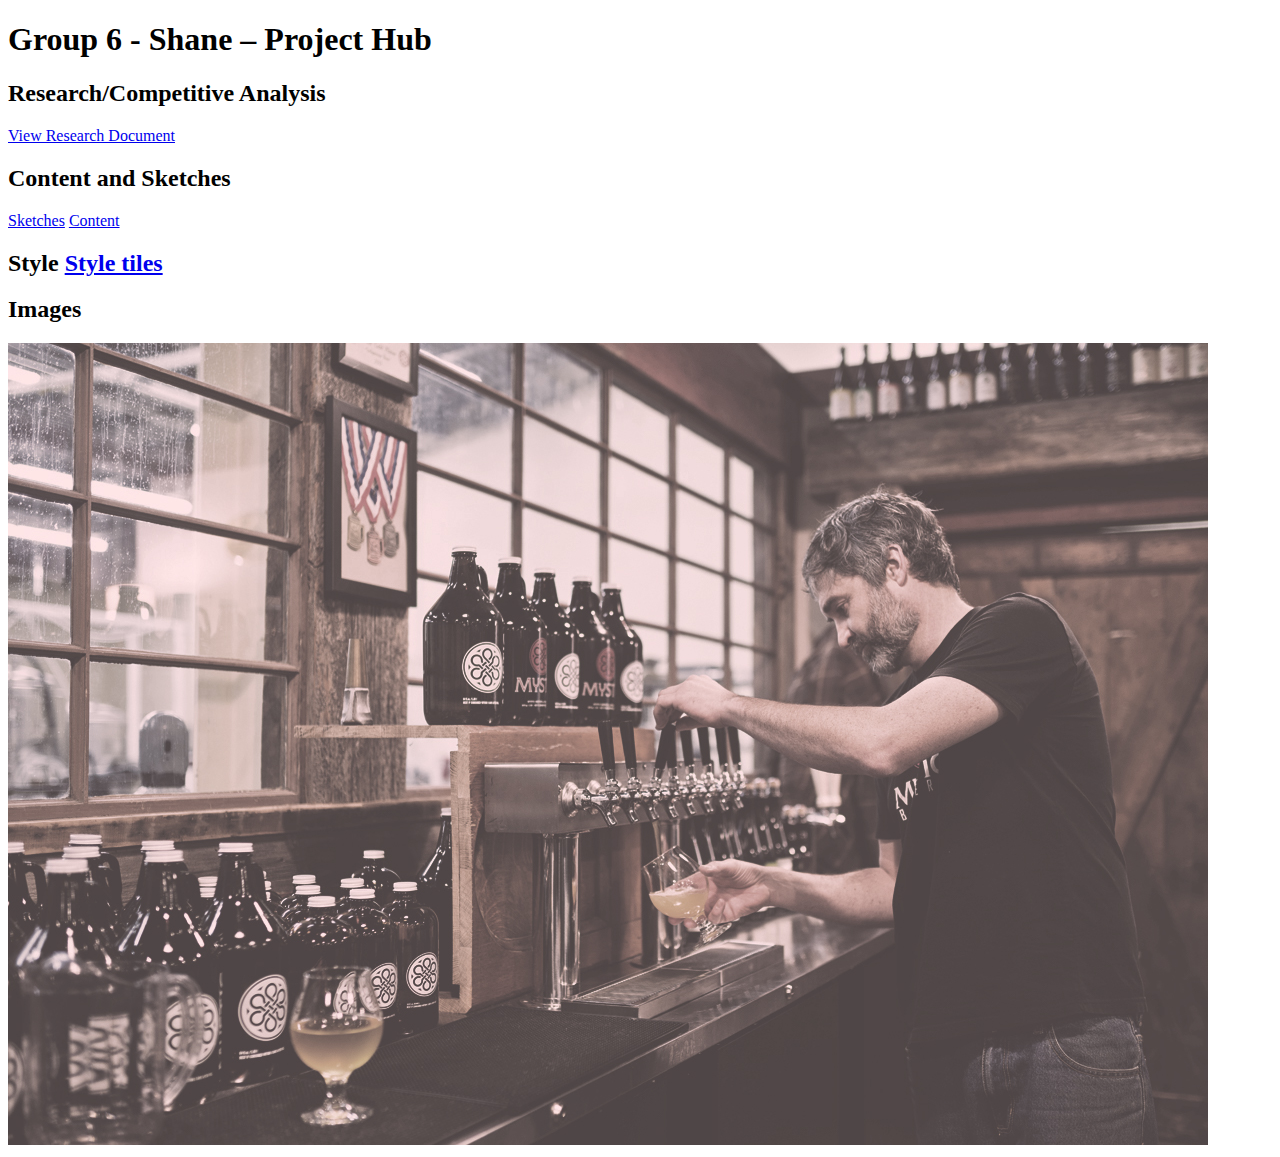
<file: index.html>
<!DOCTYPE html>
<html>
  <head>
    <link rel="apple-touch-icon" sizes="180x180" href="apple-touch-icon.png">
<link rel="icon" type="image/png" sizes="32x32" href="favicon-32x32.png">
<link rel="icon" type="image/png" sizes="16x16" href="favicon-16x16.png">
<link rel="manifest" href="manifest.json">
<link rel="mask-icon" href="safari-pinned-tab.svg" color="#5bbad5">
<meta name="theme-color" content="#ffffff">
    <meta charset="utf-8">
    <title>Group 6 - Shane - Project Hub</title>
  </head>
  <body>
    <h1>Group 6 - Shane – Project Hub</h1>
    <h2>Research/Competitive Analysis</h2>
    <a href="research/report.pdf">View Research Document</a>
    <h2>Content and Sketches</h2>
    <a href="https://drive.google.com/open?id=1jTXEI_Z2OKSPHX5XJtlKBh0zS47A2OWa"> Sketches</a>
    <a href="https://drive.google.com/open?id=0B_NsBCh73eBLS19lQ1M2Y0NoN3c"> Content</a>
    <h2>Style</style>
      <a href="https://drive.google.com/open?id=1Kl3HN625qm8crvGkkcG11yjgSt66gWxo"> Style tiles</a>
    <h2>Images</h2>
    <img src="images/RWD Photo 1.jpg" alt="Main Photo">
  </body>
</html>
</file>
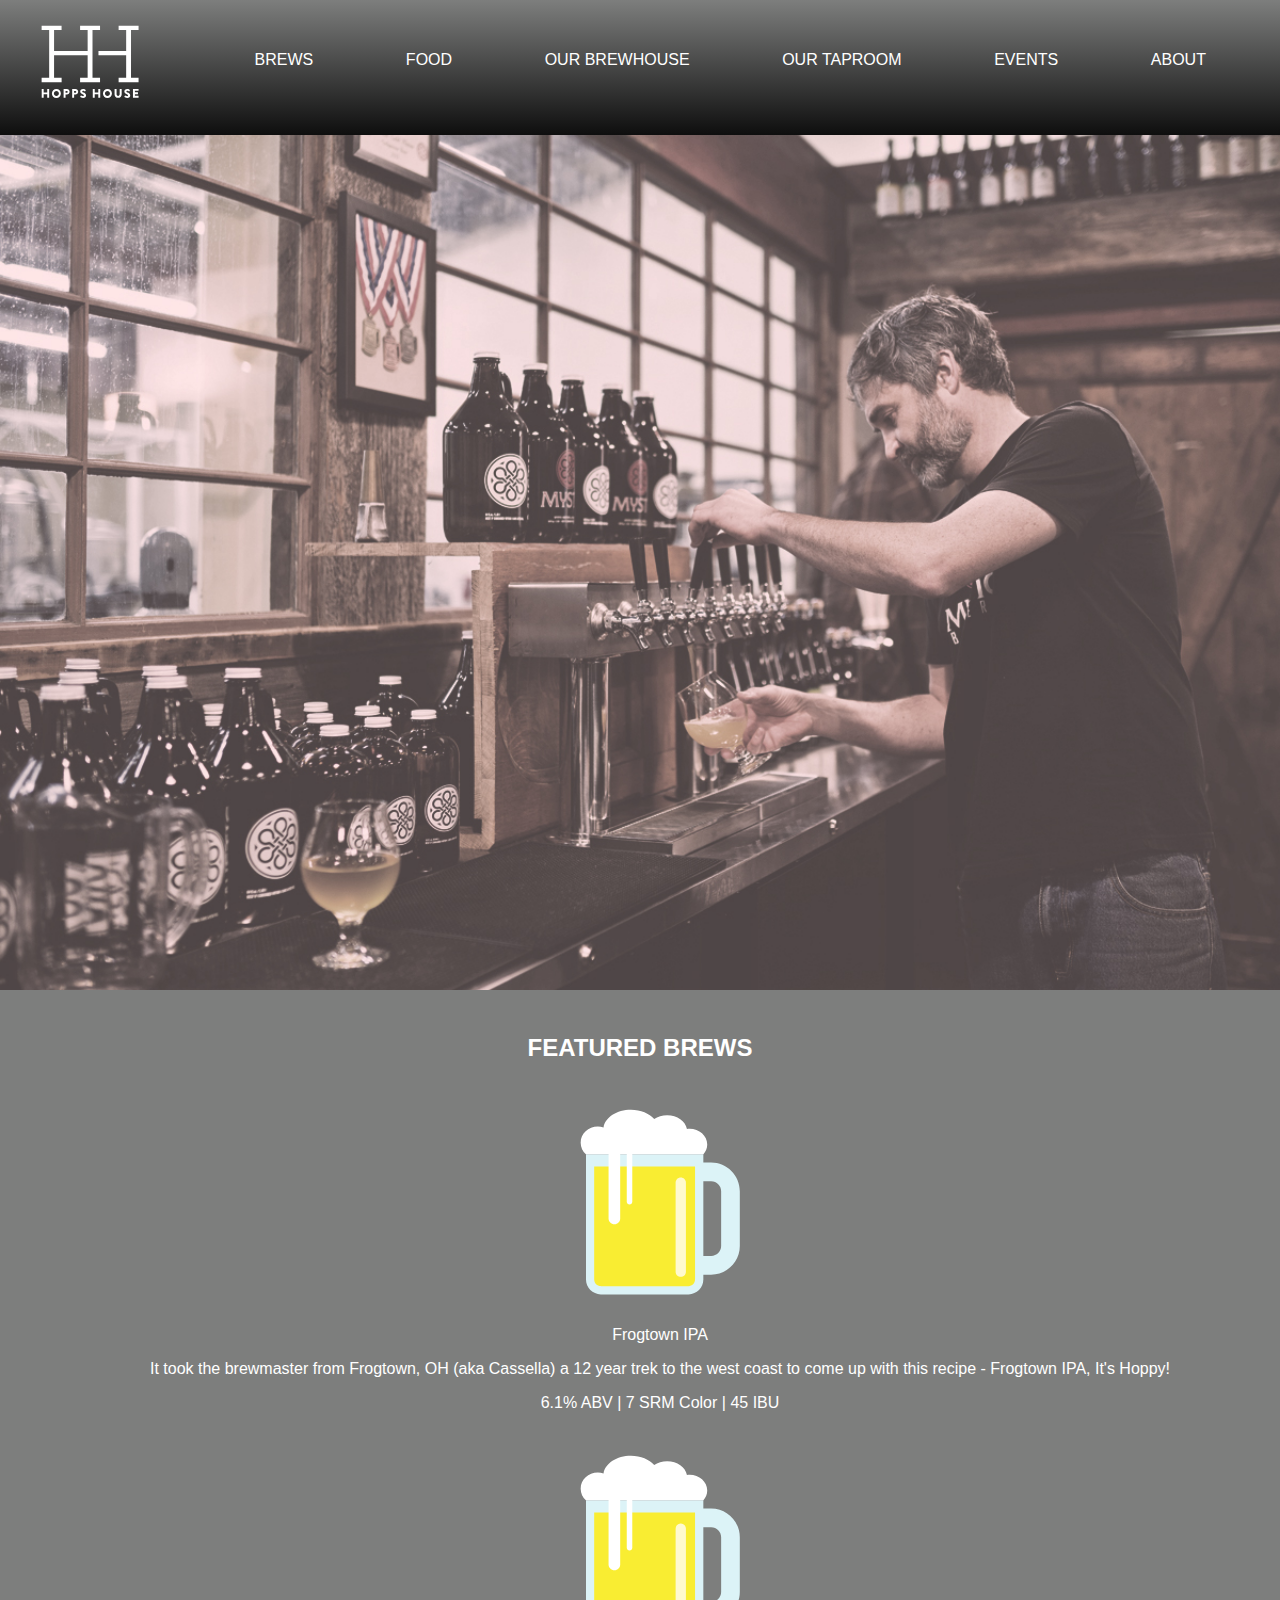
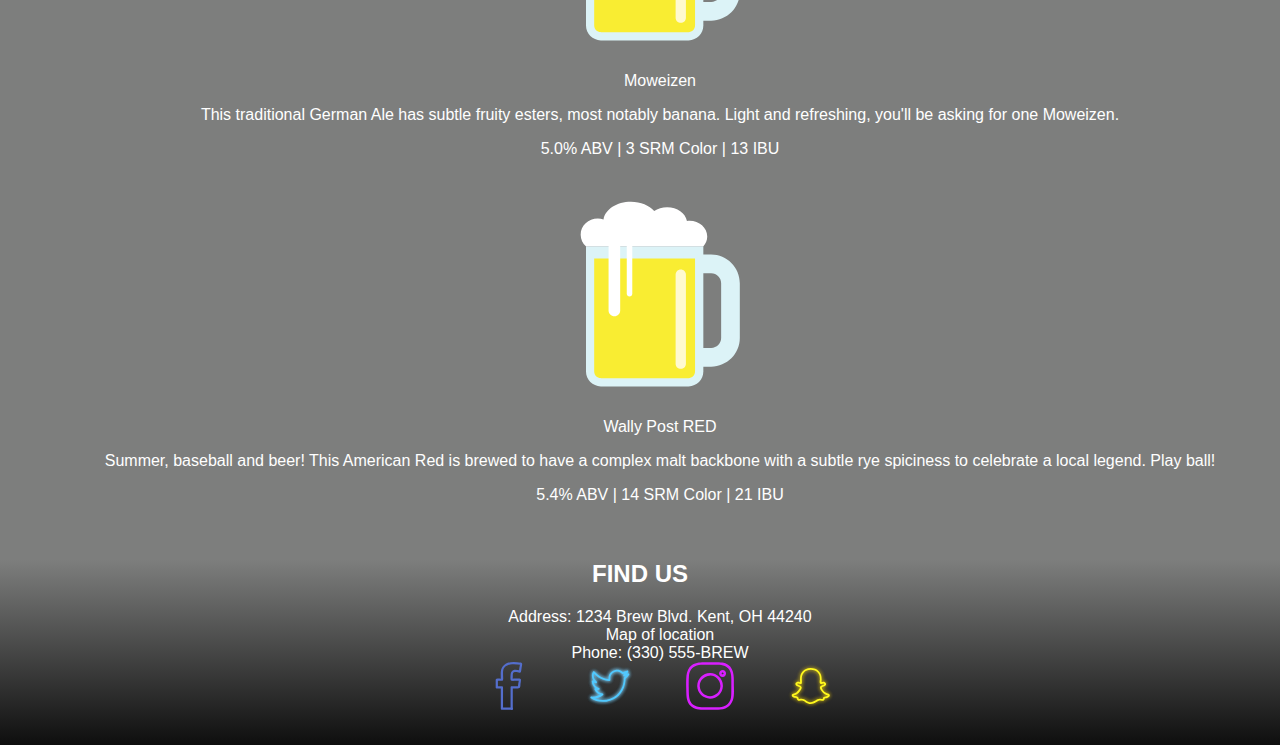
<file: prototype/index.html>
<!DOCTYPE html>
<html lang="en-us">
  <head>
    <link rel="apple-touch-icon" sizes="180x180" href="apple-touch-icon.png">
<link rel="icon" type="image/png" sizes="32x32" href="favicon-32x32.png">
<link rel="icon" type="image/png" sizes="16x16" href="favicon-16x16.png">
<link rel="manifest" href="manifest.json">
<link rel="mask-icon" href="safari-pinned-tab.svg" color="#5bbad5">
<meta name="theme-color" content="#ffffff">
    <meta charset="utf-8">
    <meta http-equiv="X-UA-Compatible" content="IE=edge">
    <meta name="viewport" content="width=device-width, initial-scale=1">
    <title>Hopps House</title>
    <meta name="description" content="Page Description Goes Here">
  </head>
  <body>
       <!-- The page content goes here -->
       <header>
       <ul class="first-list">
         <img class="logo"src="logo2.svg" alt="Hopps House"/>
         <li>
         <a href="brews.html">BREWS</a></li>
         <li>
         <a href="food.html">FOOD</a></li> </li>
         <li>
         <a href="brews.html">OUR BREWHOUSE</a></li></li>
         <li>
         <a href="brews.html">OUR TAPROOM</a></li></li>
         <li>
         <a href="brews.html">EVENTS</a></li></li>
         <li>
         <a href="brews.html">ABOUT</a></li></li>
       </ul>
       <div class="img-responsive">
       <img src="images/main_img.jpg">
     </div>
   </header>
     <main>
       <h2>FEATURED BREWS </h2>
       <ul>
         <img src="images/beermug.svg" style="width:10em; height:15em;"/>
         <li>Frogtown IPA</li>
         <p>It took the brewmaster from Frogtown, OH (aka Cassella) a 12 year trek to the west coast to come up with this recipe - Frogtown IPA, It's Hoppy!</p>
<p>6.1% ABV | 7 SRM Color | 45 IBU</p>
<img src="images/beermug.svg" style="width:10em; height:15em;"/>
         <li>Moweizen</li>
         <p> This traditional German Ale has subtle fruity esters, most notably banana. Light and refreshing, you'll be asking for one Moweizen.</p>
<p>5.0% ABV | 3 SRM Color | 13 IBU</p>
<img src="images/beermug.svg" style="width:10em; height:15em;"/>
         <li>Wally Post RED</li>
         <p>Summer, baseball and beer! This American Red is brewed to have a complex malt backbone with a subtle rye spiciness to celebrate a local legend. Play ball!</p>
<p>5.4% ABV | 14 SRM Color | 21 IBU</p>

       </ul>
     </main>
     <footer>
       <h2>FIND US</h2>
       <ul>
         <li>Address: 1234 Brew Blvd. Kent, OH 44240</li>
         <li>Map of location</li>
         <li>Phone: (330) 555-BREW</li>
         <div id="social">
         <li> <img src="images/facebook.svg" style="width:3em; height:3em;"></li>
         <li> <img src="images/twitter.svg" style="width:3em; height:3em;"></li>
         <li> <img src="images/instagram.svg" style="width:3em; height:3em;"></li>
         <li> <img src="images/snapchat.svg" style="width:3em; height:3em;"></li>
       </ul>
     </div>
      <link href="style.css" rel="stylesheet" type="text/css" media="screen" /> <!-- Add your stylesheet here, before the closing HTML tag -->
  </body>
</footer>
</html>
</file>
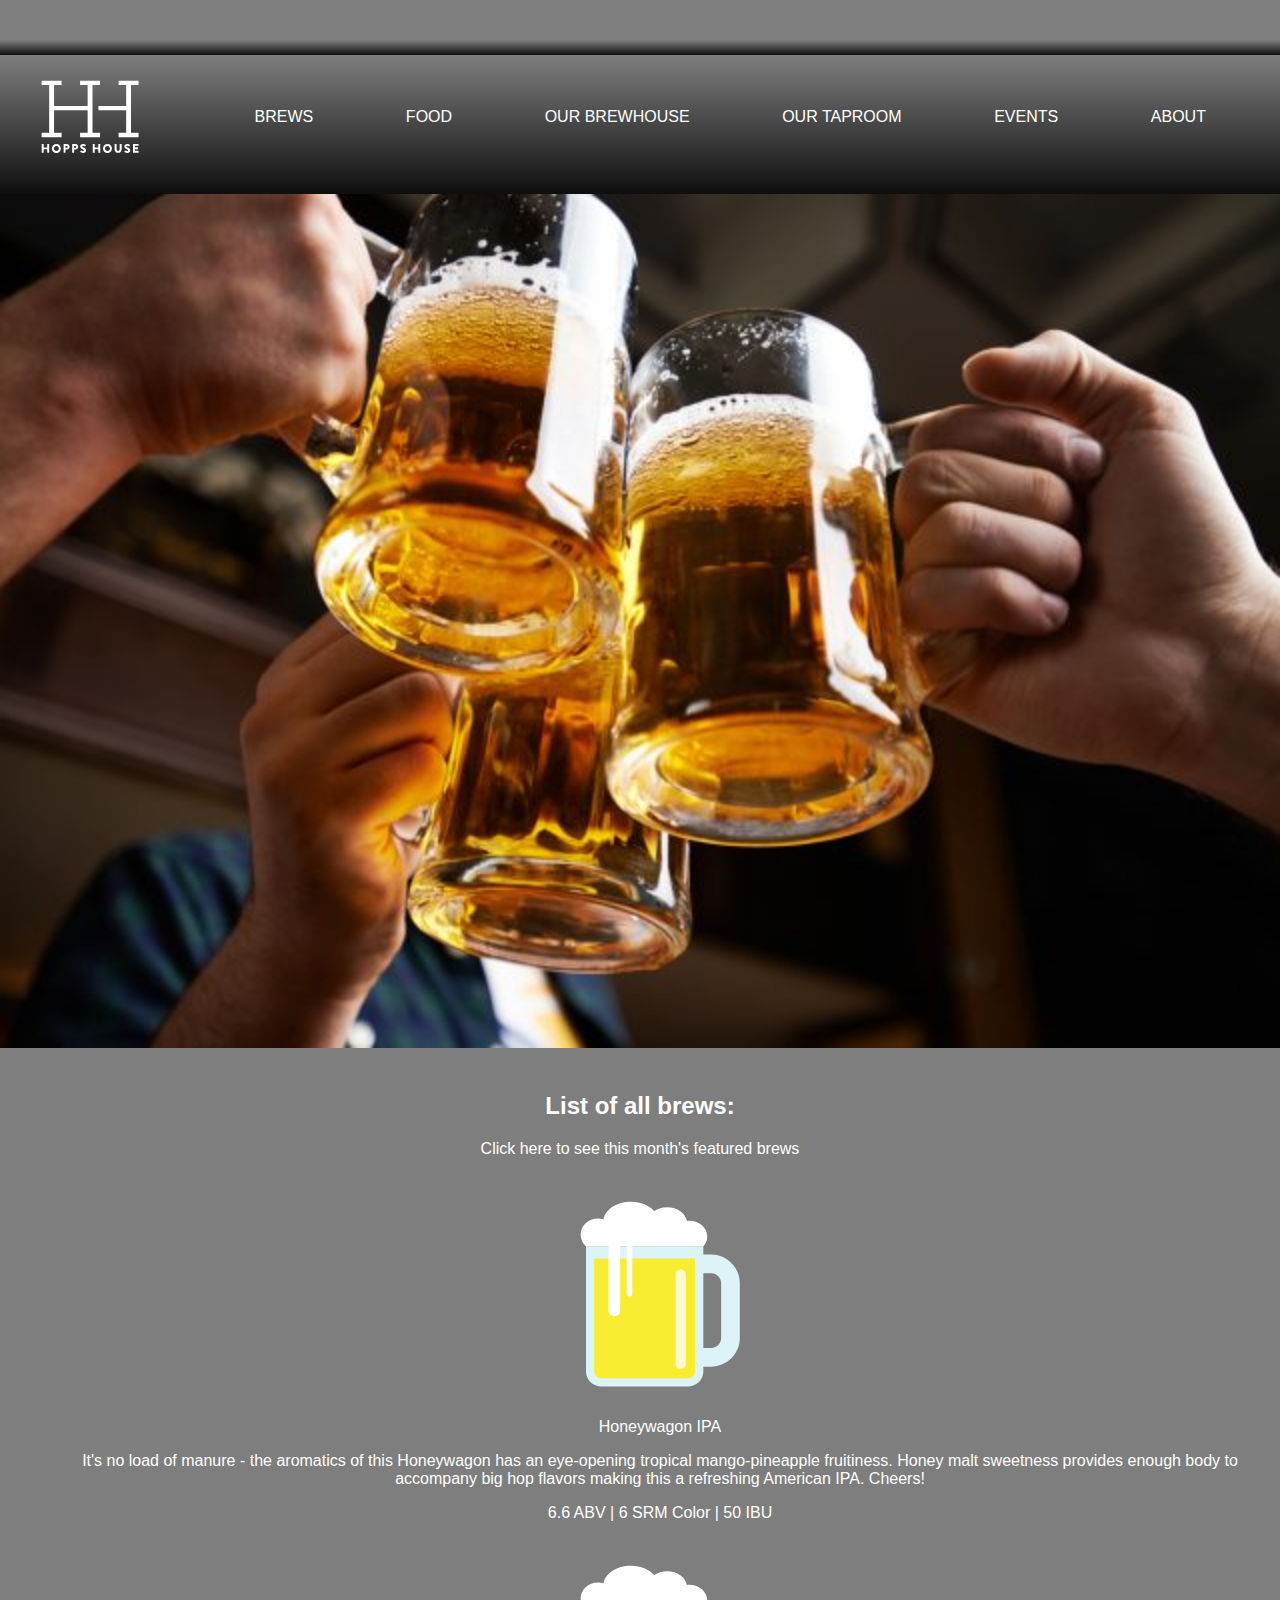
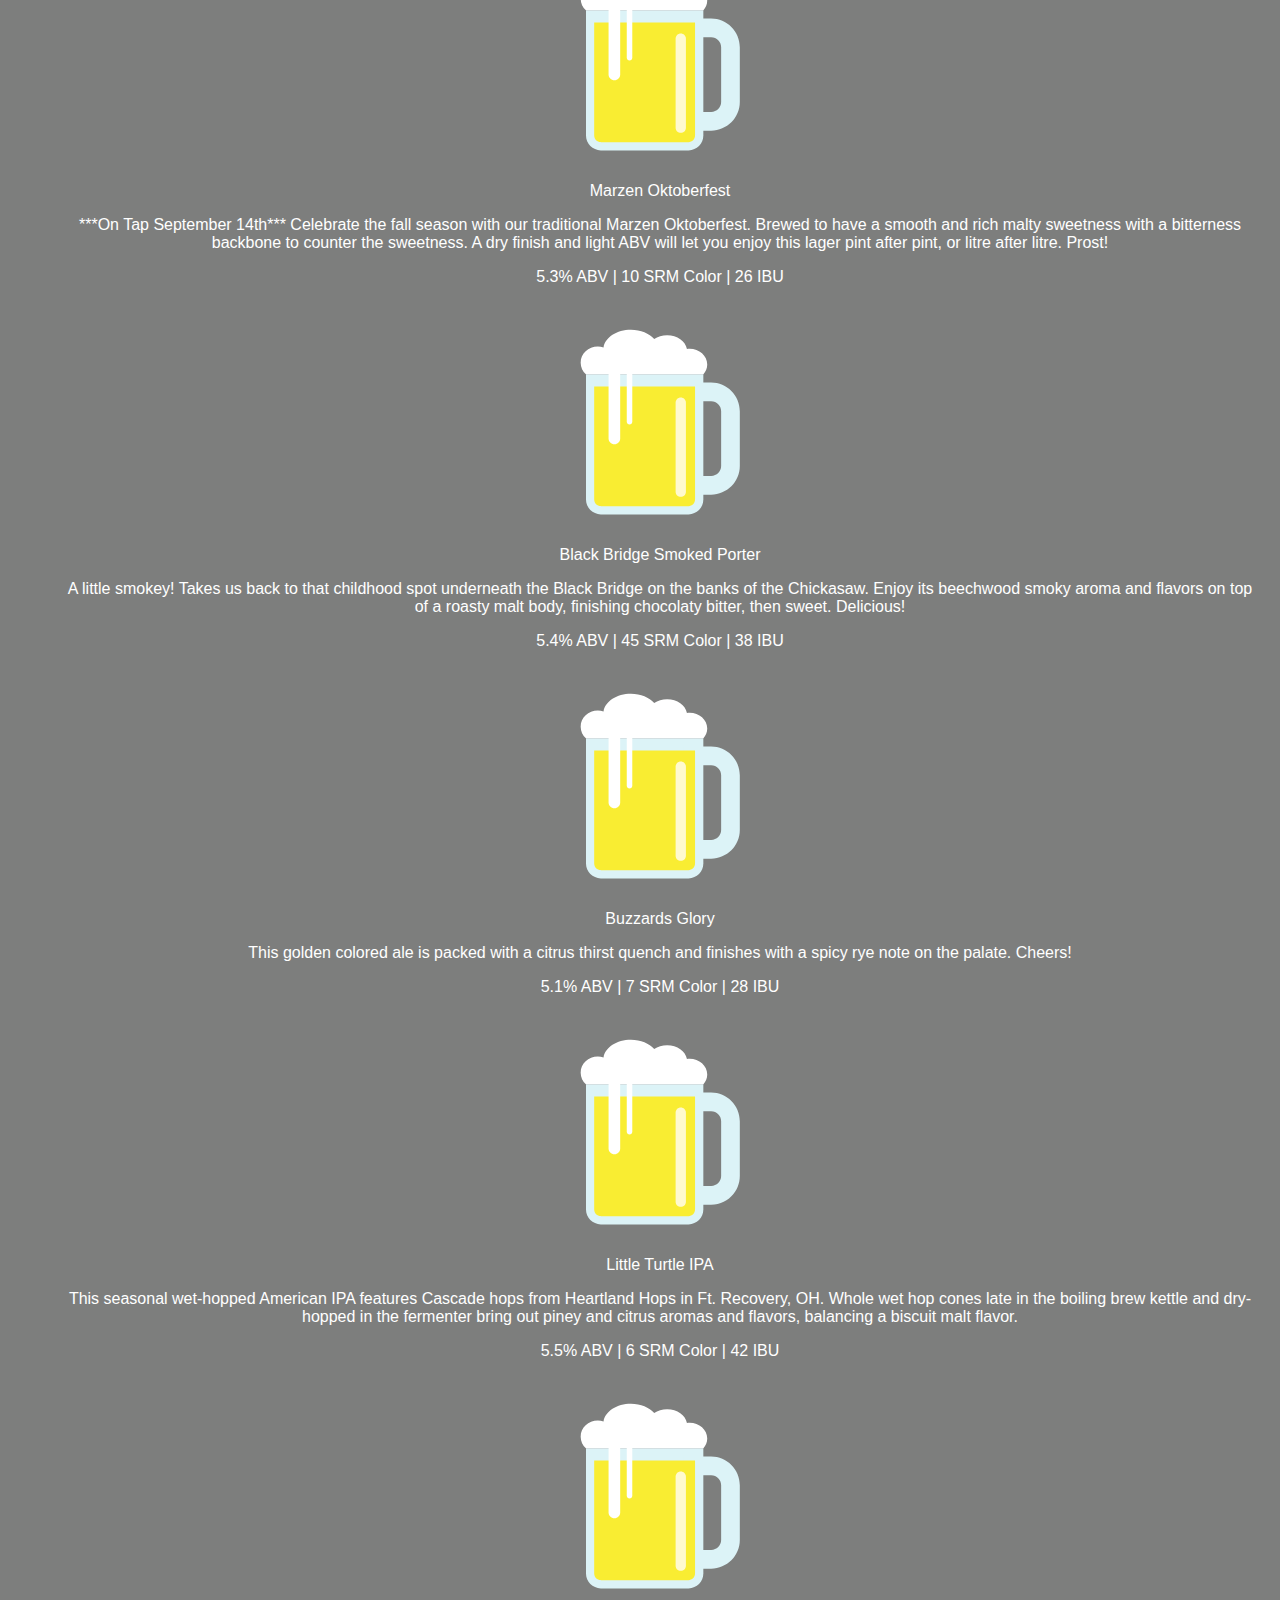
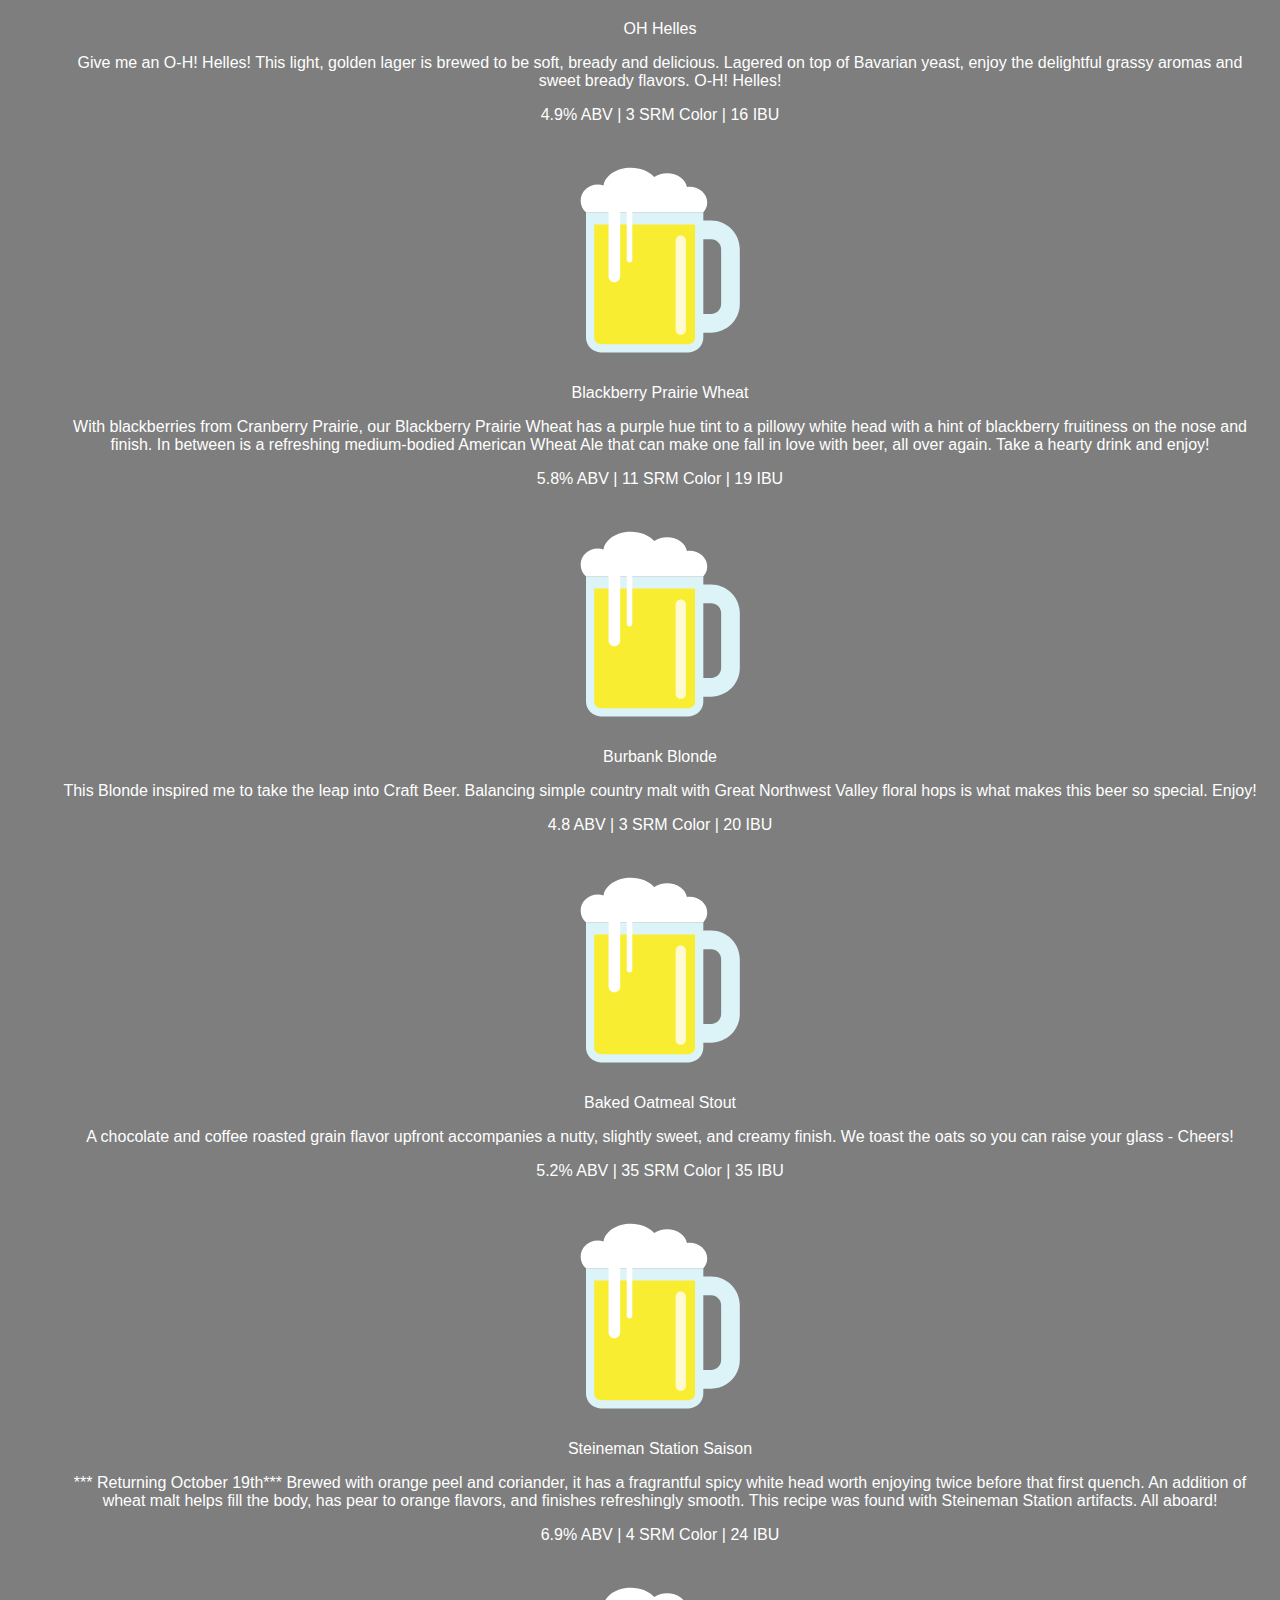
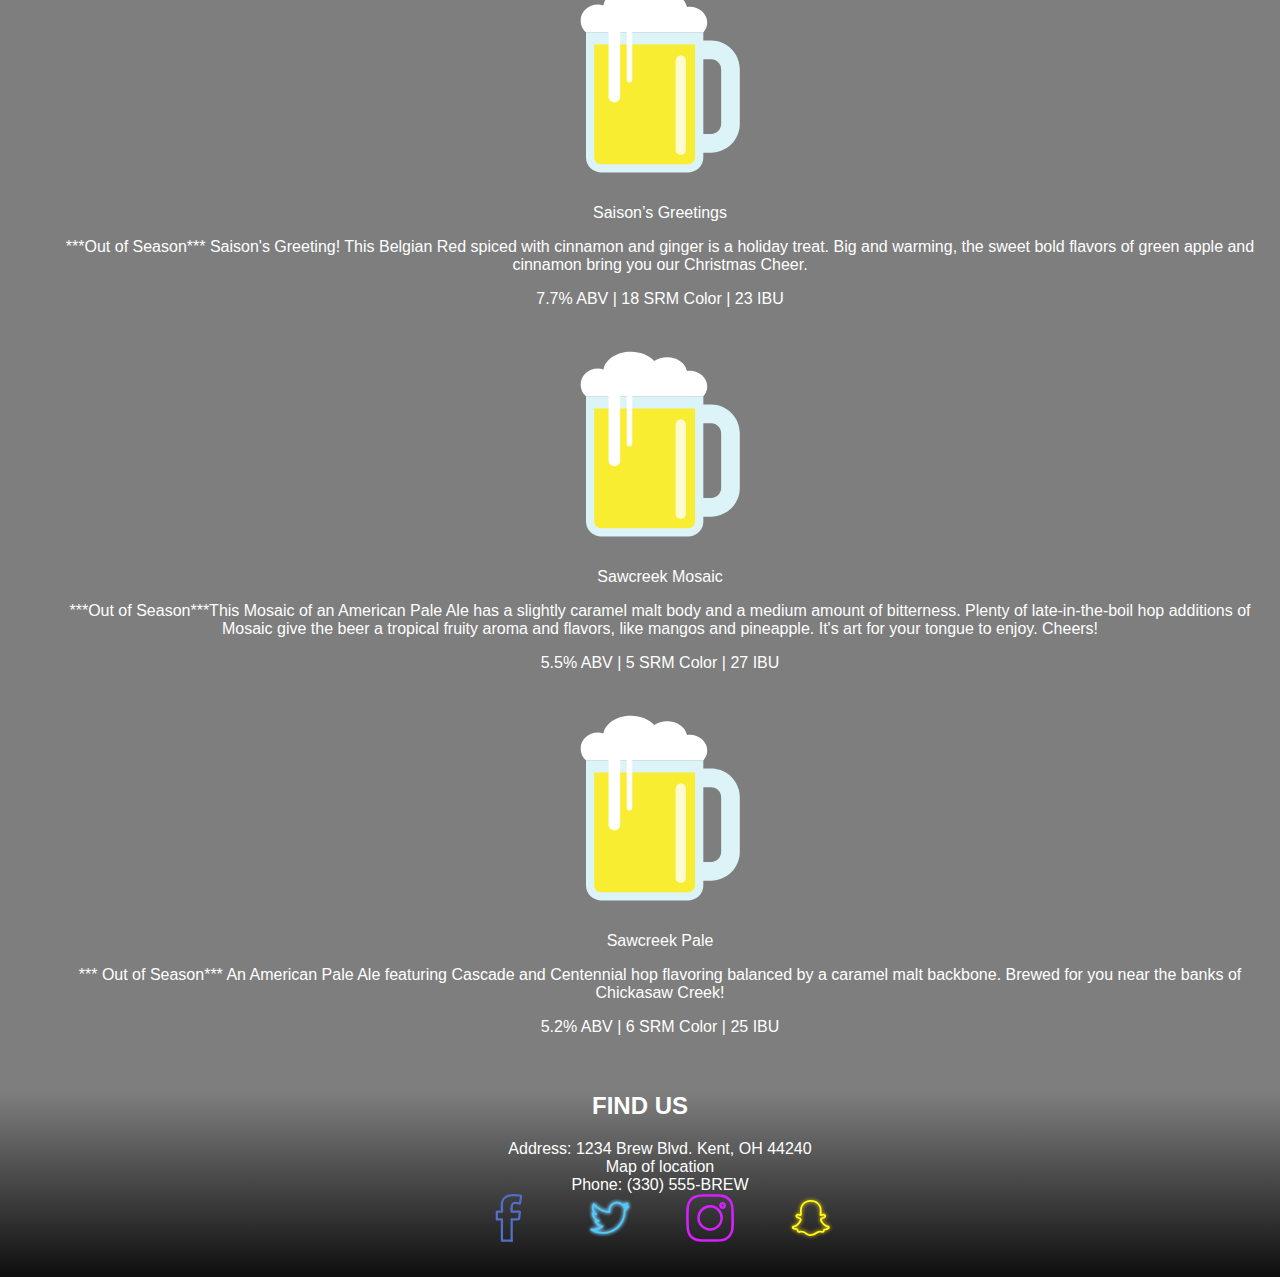
<file: prototype/brews.html>
<!DOCTYPE html>
<html lang="en-us">
  <head>
    <link rel="apple-touch-icon" sizes="180x180" href="apple-touch-icon.png">
<link rel="icon" type="image/png" sizes="32x32" href="favicon-32x32.png">
<link rel="icon" type="image/png" sizes="16x16" href="favicon-16x16.png">
<link rel="manifest" href="manifest.json">
<link rel="mask-icon" href="safari-pinned-tab.svg" color="#5bbad5">
<meta name="theme-color" content="#ffffff">
    <meta charset="utf-8">
    <meta http-equiv="X-UA-Compatible" content="IE=edge">
    <meta name="viewport" content="width=device-width, initial-scale=1">
    <title>Hopps House</title>
    <meta name="description" content="Page Description Goes Here">
  </head>
  <header role="banner">
  </header>
  <nav role="navigation">
    <nav/>
    <main role="main">
    </main>
    <article role="article">
    </article>
    <aside role="complementary">
    </aside>
    <footer role="contentinfo">
    </footer>
    <form role="search">
    </form>
  <body>
       <!-- The page content goes here -->
       <header>
       <ul class="first-list">
         <a href="index.html"><img class="logo"src="logo2.svg" alt="Hopps House"/></a>
         <li>
         <a href="brews.html">BREWS</a></li>
         <li>
         <a href="food.html">FOOD</a></li> </li>
         <li>
         <a href="brews.html">OUR BREWHOUSE</a></li></li>
         <li>
         <a href="brews.html">OUR TAPROOM</a></li></li>
         <li>
         <a href="brews.html">EVENTS</a></li></li>
         <li>
         <a href="brews.html">ABOUT</a></li></li>
       </ul>
       <div class="img-responsive">
       <img src="images/bardrinks.jpg">
     </div>
   </header>
   <main>
       <h2>List of all brews:</h2>
       <a href="brews.html">Click here to see this month's featured brews</a>
       <ol>
         <img src="images/beermug.svg" style="width:10em; height:15em;"/>
         <li> Honeywagon IPA</li>
         <p>It's no load of manure - the aromatics of this Honeywagon has an eye-opening tropical mango-pineapple fruitiness. Honey malt sweetness provides enough body to accompany big hop flavors making this a refreshing American IPA. Cheers!</p>
         <p>6.6 ABV | 6 SRM Color | 50 IBU</p>
         <img src="images/beermug.svg" style="width:10em; height:15em;"/>
         <li> Marzen Oktoberfest</li>
         <p> ***On Tap September 14th*** Celebrate the fall season with our traditional Marzen Oktoberfest. Brewed to have a smooth and rich malty sweetness with a bitterness backbone to counter the sweetness. A dry finish and light ABV will let you enjoy this lager pint after pint, or litre after litre. Prost!</p>
         <p> 5.3% ABV | 10 SRM Color | 26 IBU</p>
         <img src="images/beermug.svg" style="width:10em; height:15em;"/>
         <li> Black Bridge Smoked Porter</li>
         <p> A little smokey! Takes us back to that childhood spot underneath the Black Bridge on the banks of the Chickasaw. Enjoy its beechwood smoky aroma and flavors on top of a roasty malt body, finishing chocolaty bitter, then sweet. Delicious!</p>
         <p> 5.4% ABV | 45 SRM Color | 38 IBU</p>
         <img src="images/beermug.svg" style="width:10em; height:15em;"/>
         <li> Buzzards Glory</li>
         <p> This golden colored ale is packed with a citrus thirst quench and finishes with a spicy rye note on the palate. Cheers!</p>
         <p>5.1% ABV | 7 SRM Color | 28 IBU</p>
         <img src="images/beermug.svg" style="width:10em; height:15em;"/>
         <li> Little Turtle IPA</li>
         <p> This seasonal wet-hopped American IPA features Cascade hops from Heartland Hops in Ft. Recovery, OH. Whole wet hop cones late in the boiling brew kettle and dry-hopped in the fermenter bring out piney and citrus aromas and flavors, balancing a biscuit malt flavor.</p>
         <p> 5.5% ABV | 6 SRM Color | 42 IBU</p>
         <img src="images/beermug.svg" style="width:10em; height:15em;"/>
         <li> OH Helles</li>
         <p> Give me an O-H! Helles! This light, golden lager is brewed to be soft, bready and delicious. Lagered on top of Bavarian yeast, enjoy the delightful grassy aromas and sweet bready flavors. O-H! Helles!</p>
         <p> 4.9% ABV | 3 SRM Color | 16 IBU</p>
         <img src="images/beermug.svg" style="width:10em; height:15em;"/>
         <li> Blackberry Prairie Wheat</li>
         <p> With blackberries from Cranberry Prairie, our Blackberry Prairie Wheat has a purple hue tint to a pillowy white head with a hint of blackberry fruitiness on the nose and finish. In between is a refreshing medium-bodied American Wheat Ale that can make one fall in love with beer, all over again. Take a hearty drink and enjoy!</p>
         <p> 5.8% ABV | 11 SRM Color | 19 IBU</p>
         <img src="images/beermug.svg" style="width:10em; height:15em;"/>
         <li> Burbank Blonde</li>
         <p> This Blonde inspired me to take the leap into Craft Beer. Balancing simple country malt with Great Northwest Valley floral hops is what makes this beer so special. Enjoy!</p>
         <p> 4.8 ABV | 3 SRM Color | 20 IBU</p>
         <img src="images/beermug.svg" style="width:10em; height:15em;"/>
         <li> Baked Oatmeal Stout</li>
         <p>A chocolate and coffee roasted grain flavor upfront accompanies a nutty, slightly sweet, and creamy finish. We toast the oats so you can raise your glass - Cheers!</p>
         <p> 5.2% ABV | 35 SRM Color | 35 IBU</p>
         <img src="images/beermug.svg" style="width:10em; height:15em;"/>
         <li> Steineman Station Saison</li>
         <p> *** Returning October 19th*** Brewed with orange peel and coriander, it has a fragrantful spicy white head worth enjoying twice before that first quench. An addition of wheat malt helps fill the body, has pear to orange flavors, and finishes refreshingly smooth. This recipe was found with Steineman Station artifacts. All aboard!</p>
         <p> 6.9% ABV | 4 SRM Color | 24 IBU</p>
         <img src="images/beermug.svg" style="width:10em; height:15em;"/>
         <li> Saison’s Greetings</li>
         <p> ***Out of Season*** Saison's Greeting! This Belgian Red spiced with cinnamon and ginger is a holiday treat. Big and warming, the sweet bold flavors of green apple and cinnamon bring you our Christmas Cheer.</p>
         <p>7.7% ABV | 18 SRM Color | 23 IBU</p>
         <img src="images/beermug.svg" style="width:10em; height:15em;"/>
         <li> Sawcreek Mosaic</li>
         <p> ***Out of Season***This Mosaic of an American Pale Ale has a slightly caramel malt body and a medium amount of bitterness. Plenty of late-in-the-boil hop additions of Mosaic give the beer a tropical fruity aroma and flavors, like mangos and pineapple. It's art for your tongue to enjoy. Cheers!</p>
         <p> 5.5% ABV | 5 SRM Color | 27 IBU</p>
         <img src="images/beermug.svg" style="width:10em; height:15em;"/>
         <li> Sawcreek Pale</li>
         <p> *** Out of Season*** An American Pale Ale featuring Cascade and Centennial hop flavoring balanced by a caramel malt backbone. Brewed for you near the banks of Chickasaw Creek!</p>
         <p> 5.2% ABV | 6 SRM Color | 25 IBU</p>
       </ol>
       <link href="style.css" rel="stylesheet" type="text/css" media="screen" />
     </main>
     <footer>
       <h2>FIND US</h2>
       <ul>
         <li>Address: 1234 Brew Blvd. Kent, OH 44240</li>
         <li>Map of location</li>
         <li>Phone: (330) 555-BREW</li>
         <div id="social">
         <li> <img src="images/facebook.svg" style="width:3em; height:3em;"></li>
         <li> <img src="images/twitter.svg" style="width:3em; height:3em;"></li>
         <li> <img src="images/instagram.svg" style="width:3em; height:3em;"></li>
         <li> <img src="images/snapchat.svg" style="width:3em; height:3em;"></li>
       </ul>
     </div>
      <link href="style.css" rel="stylesheet" type="text/css" media="screen" /> <!-- Add your stylesheet here, before the closing HTML tag -->
  </body>
</footer>
</html>
</file>
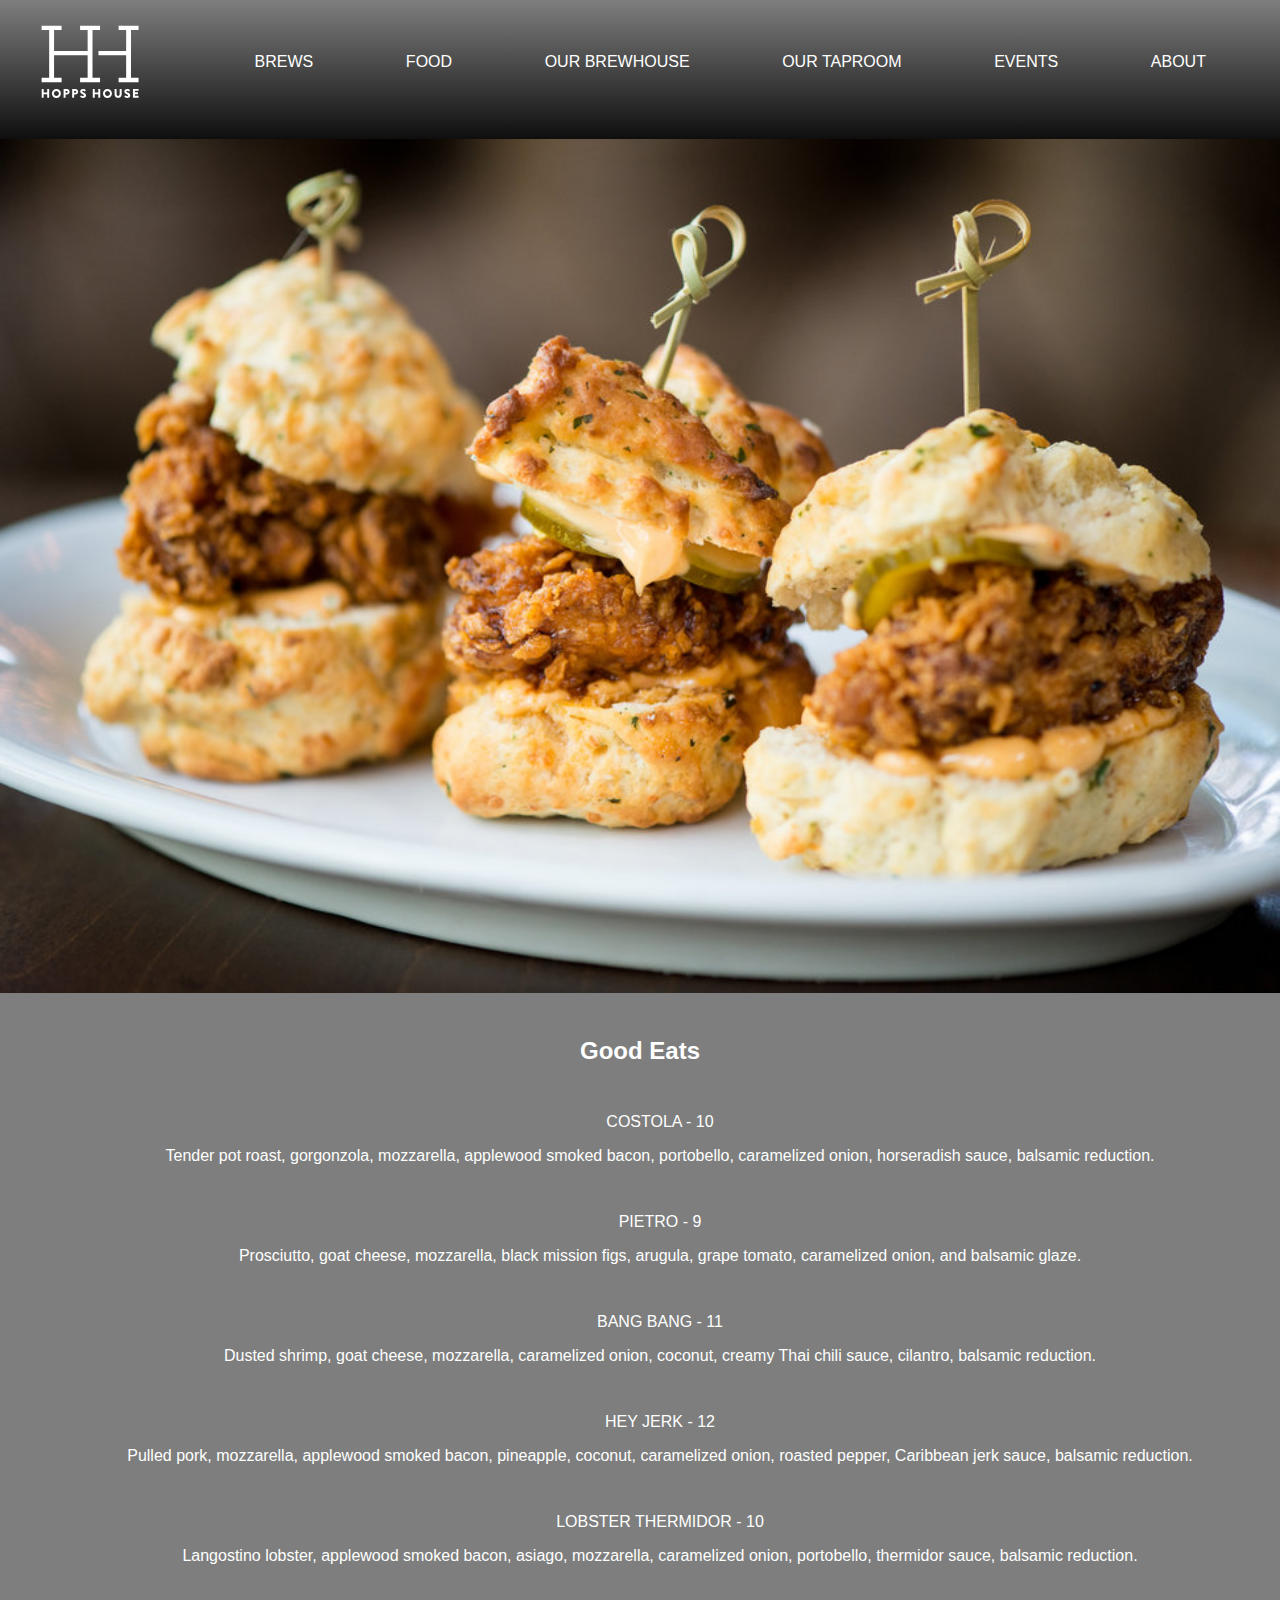
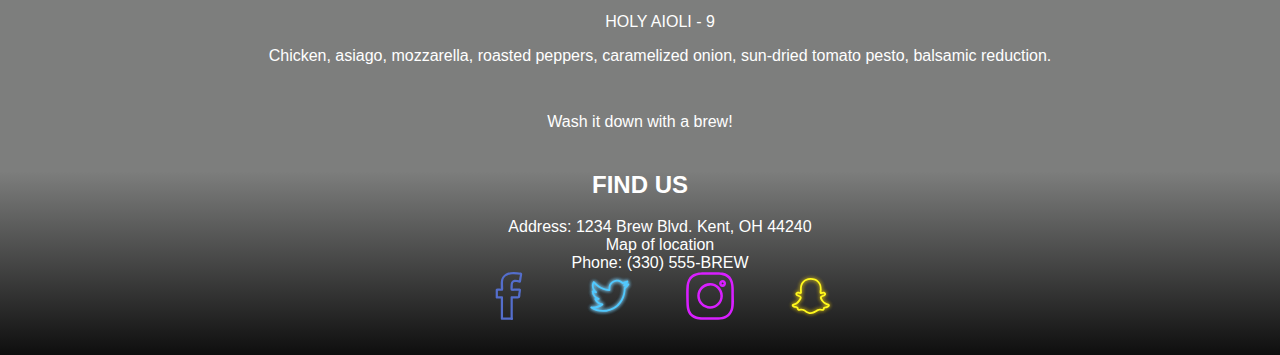
<file: prototype/food.html>
<!DOCTYPE html>
<html lang="en-us">
  <head>
    <link rel="apple-touch-icon" sizes="180x180" href="apple-touch-icon.png">
<link rel="icon" type="image/png" sizes="32x32" href="favicon-32x32.png">
<link rel="icon" type="image/png" sizes="16x16" href="favicon-16x16.png">
<link rel="manifest" href="manifest.json">
<link rel="mask-icon" href="safari-pinned-tab.svg" color="#5bbad5">
<meta name="theme-color" content="#ffffff">
    <meta charset="utf-8">
    <meta http-equiv="X-UA-Compatible" content="IE=edge">
    <meta name="viewport" content="width=device-width, initial-scale=1">
    <title>Hopps House</title>
    <meta name="description" content="Page Description Goes Here">
  </head>
  <body>
       <!-- The page content goes here -->
       <header>
       <ul class="first-list">
         <a href="index.html"><img class="logo"src="logo2.svg" alt="Hopps House"/></a>
         <li>
         <a href="brews.html">BREWS</a></li>
         <li>
         <a href="food.html">FOOD</a></li> </li>
         <li>
         <a href="brews.html">OUR BREWHOUSE</a></li></li>
         <li>
         <a href="brews.html">OUR TAPROOM</a></li></li>
         <li>
         <a href="brews.html">EVENTS</a></li></li>
         <li>
         <a href="brews.html">ABOUT</a></li></li>
       </ul>
       <div class="img-responsive">
       <img src="images/barfood.jpg">
     </div>
   </header>
       <main>
       <h2>Good Eats</h2>
       <div id="Foodlist">
       <ol>
         <li>COSTOLA - 10
<p>Tender pot roast, gorgonzola, mozzarella, applewood smoked bacon, portobello, caramelized onion, horseradish sauce, balsamic reduction.</p>
</li>
         <li>PIETRO - 9
<p>Prosciutto, goat cheese, mozzarella, black mission figs, arugula, grape tomato, caramelized onion, and balsamic glaze.</p>
</li>
         <li>BANG BANG - 11
<p>Dusted shrimp, goat cheese, mozzarella, caramelized onion, coconut, creamy Thai chili sauce, cilantro, balsamic reduction.</p>
</li>
         <li>HEY JERK - 12
<p>Pulled pork, mozzarella, applewood smoked bacon, pineapple, coconut, caramelized onion, roasted pepper, Caribbean jerk sauce, balsamic reduction.</p>
</li>
         <li>LOBSTER THERMIDOR - 10
<p>Langostino lobster, applewood smoked bacon, asiago, mozzarella, caramelized onion, portobello, thermidor sauce, balsamic reduction.</p>
</li>
         <li>HOLY AIOLI - 9
<p>Chicken, asiago, mozzarella, roasted peppers, caramelized onion, sun-dried tomato pesto, balsamic reduction.</p>
</li>
</div>
       </ol>
       <a href="brews.html">Wash it down with a brew!</a>
     </main>
     <footer>
       <h2>FIND US</h2>
       <ul>
         <li>Address: 1234 Brew Blvd. Kent, OH 44240</li>
         <li>Map of location</li>
         <li>Phone: (330) 555-BREW</li>
         <div id="social">
         <li> <img src="images/facebook.svg" style="width:3em; height:3em;"></li>
         <li> <img src="images/twitter.svg" style="width:3em; height:3em;"></li>
         <li> <img src="images/instagram.svg" style="width:3em; height:3em;"></li>
         <li> <img src="images/snapchat.svg" style="width:3em; height:3em;"></li>
       </ul>
     </div>
      <link href="style.css" rel="stylesheet" type="text/css" media="screen" /> <!-- Add your stylesheet here, before the closing HTML tag -->
  </body>
</footer>

      <link href="style.css" rel="stylesheet" type="text/css" media="screen" /> <!-- Add your stylesheet here, before the closing HTML tag -->
  </body>
</html>
</file>
<file: prototype/style.css>
body {
  margin: 0;
  font-family: Avenir, Arial, sans-serif;
  background-color: #7d7e7d;
  color: white;
}
.first-list {
  margin: 0;
  padding-bottom: 15px;
  display: block;
  text-align: center;
  list-style-type: none;
  background-color: black;
  background: #7d7e7d;
  background: -moz-linear-gradient(top, #7d7e7d 0%, #0e0e0e 100%);
  background: -webkit-linear-gradient(top, #7d7e7d 0%,#0e0e0e 100%); /* Chrome10-25,Safari5.1-6 */
background: linear-gradient(to bottom, #7d7e7d 0%,#0e0e0e 100%); /* W3C, IE10+, FF16+, Chrome26+, Opera12+, Safari7+ */
filter: progid:DXImageTransform.Microsoft.gradient( startColorstr='#7d7e7d', endColorstr='#0e0e0e',GradientType=0 ); /* IE6-9 */
   }
@media screen and (min-width: 700px){
	.first-list {display: flex;
	justify-content: space-between;
  align-items: center;
  padding-right: 4em;
}
.logo {
  padding-right: 2em;
}
}
a {
  color: white;
  text-decoration: none;
}
.img-responsive {
  width: 100%;
  height: auto;
}
.img-responsive img {
  width: 100%;
}
.logo {
  max-width: 100px;
  height: 120px;
}
.first-list li {
  padding: 10px;
}
main {
  padding: 20px;
  text-align: center;
  text-decoration: none;
}
ul {
  list-style-type: none;
}
ol {
  list-style-type: none;
}
#Foodlist li {
  margin: 3em;
}

footer {
  margin: 0;
  padding-bottom: 15px;
  display: block;
  text-align: center;
  list-style-type: none;
  background-color: black;
  background: #7d7e7d;
  background: -moz-linear-gradient(top, #7d7e7d 0%, #0e0e0e 100%);
  background: -webkit-linear-gradient(top, #7d7e7d 0%,#0e0e0e 100%); /* Chrome10-25,Safari5.1-6 */
background: linear-gradient(to bottom, #7d7e7d 0%,#0e0e0e 100%); /* W3C, IE10+, FF16+, Chrome26+, Opera12+, Safari7+ */
filter: progid:DXImageTransform.Microsoft.gradient( startColorstr='#7d7e7d', endColorstr='#0e0e0e',GradientType=0 ); /* IE6-9 */
   }

#social li {
     display: inline;
     text-align: center;
     padding: 1.5em;
   }
</file>
